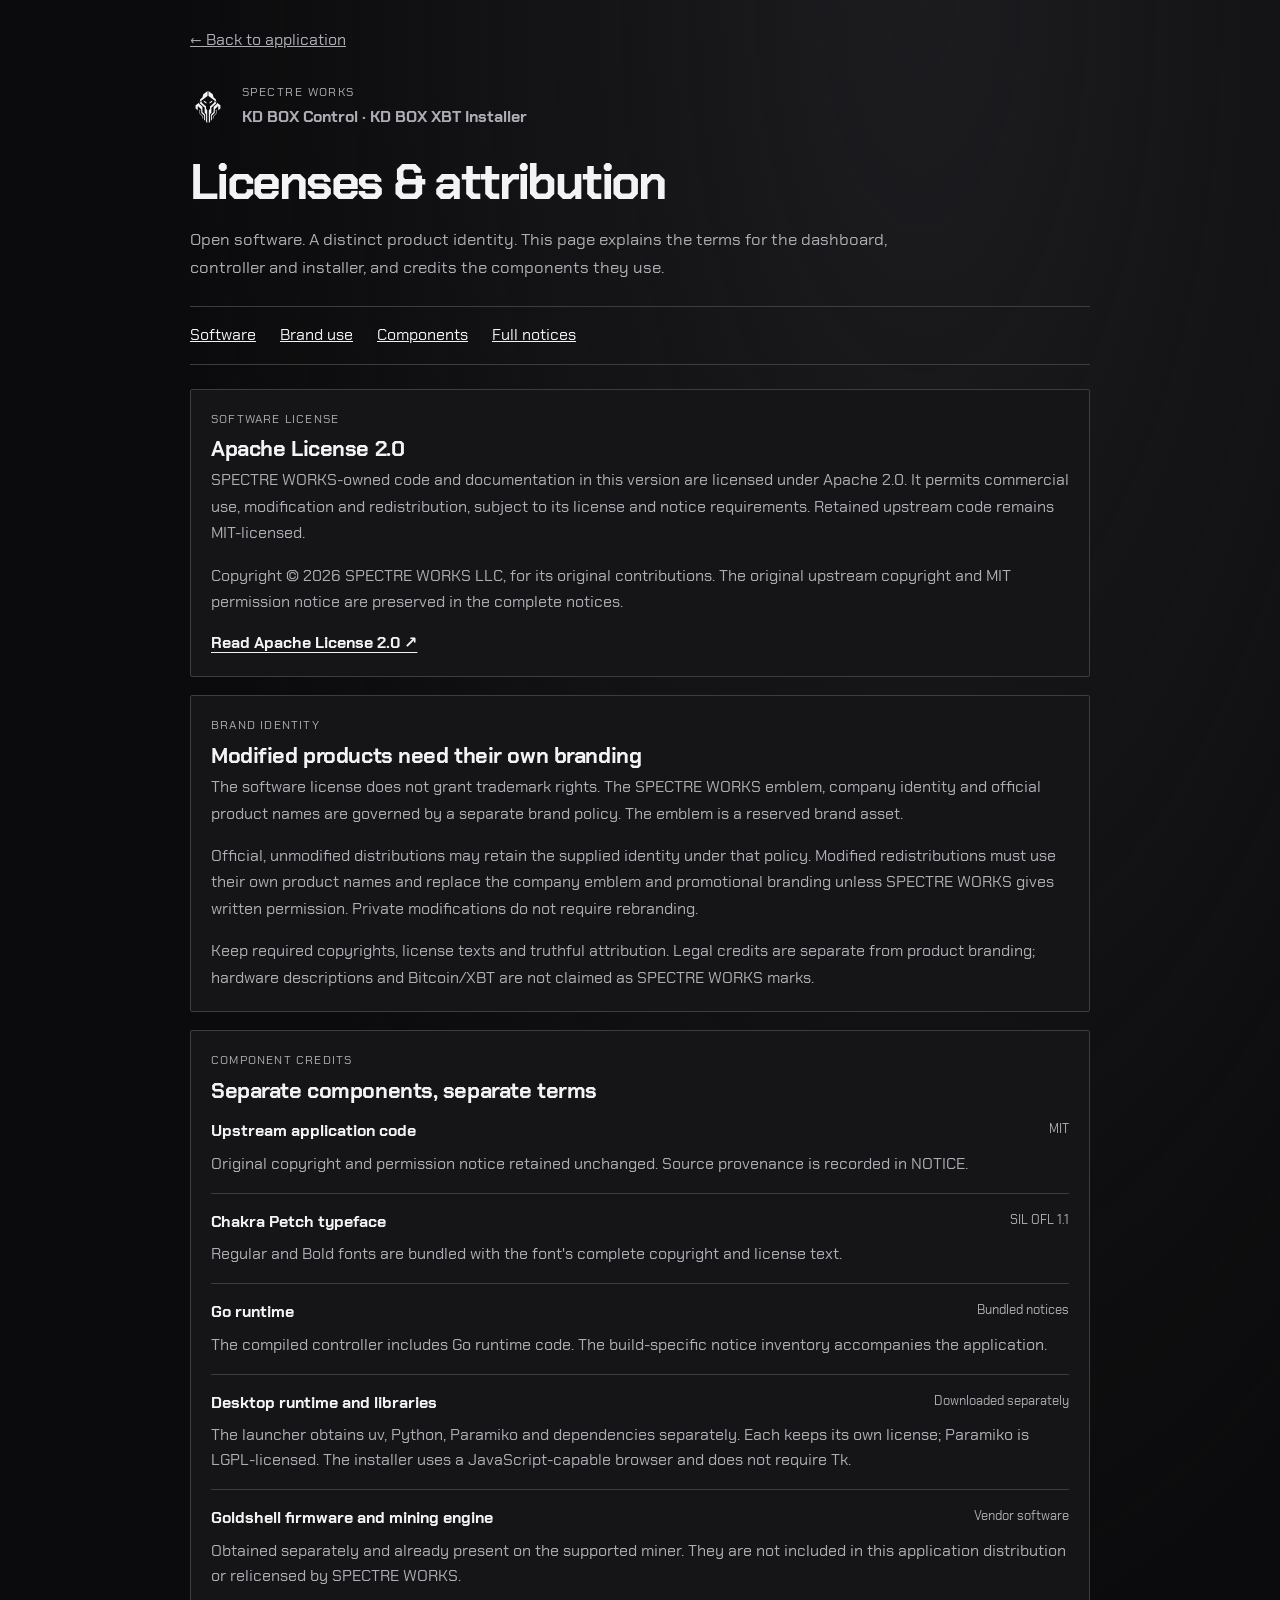
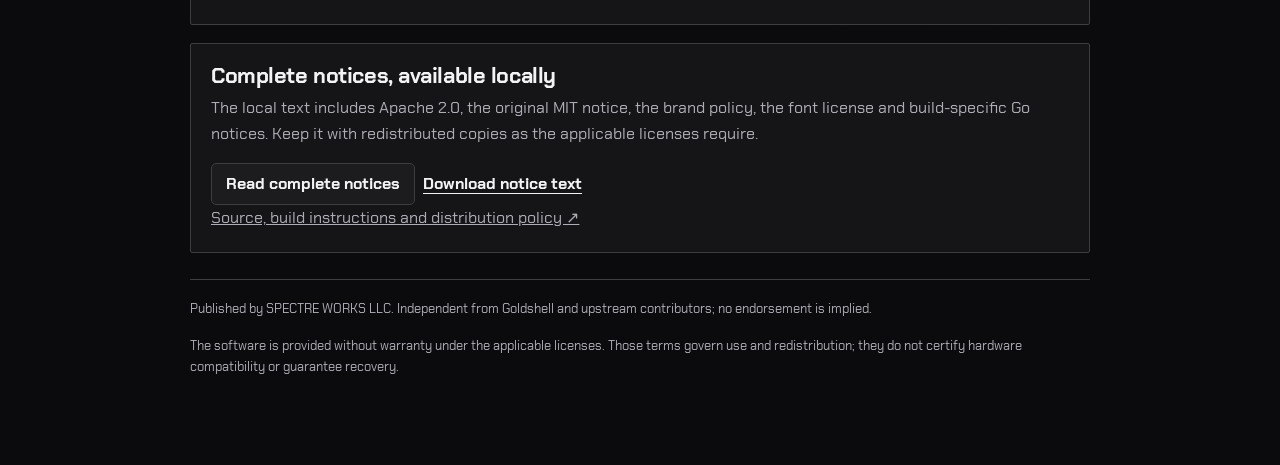
<file: controller/web/licenses.html>
<!doctype html>
<html lang="en">
<head>
  <meta charset="utf-8">
  <meta name="viewport" content="width=device-width,initial-scale=1">
  <title>Licenses &amp; attribution · KD BOX Control</title>
  <link rel="stylesheet" href="style.css">
  <link rel="icon" type="image/png" sizes="32x32" href="favicon-32.png">
  <link rel="icon" type="image/png" sizes="48x48" href="favicon-48.png">
</head>
<body>
  <main class="container license-content">
    <a class="license-back" href="./index.html">← Back to application</a>
    <header class="license-header">
      <img src="spectre-logo.png" width="42" height="56" alt="" aria-hidden="true">
      <div><span class="eyebrow">SPECTRE WORKS</span><p class="license-product">KD BOX Control · KD BOX XBT Installer</p></div>
    </header>
    <h1>Licenses &amp; attribution</h1>
    <p class="license-intro">Open software. A distinct product identity. This page explains the terms for the dashboard, controller and installer, and credits the components they use.</p>
    <nav class="license-nav" aria-label="License sections"><a href="#software">Software</a><a href="#brand-use">Brand use</a><a href="#components">Components</a><a href="#notices">Full notices</a></nav>

    <section class="card" id="software">
      <p class="eyebrow">Software license</p><h2>Apache License 2.0</h2>
      <p>SPECTRE WORKS-owned code and documentation in this version are licensed under Apache 2.0. It permits commercial use, modification and redistribution, subject to its license and notice requirements. Retained upstream code remains MIT-licensed.</p>
      <p>Copyright © 2026 SPECTRE WORKS LLC, for its original contributions. The original upstream copyright and MIT permission notice are preserved in the complete notices.</p>
      <a class="text-link" href="https://www.apache.org/licenses/LICENSE-2.0.html" target="_blank" rel="noopener noreferrer">Read Apache License 2.0 ↗</a>
    </section>

    <section class="card" id="brand-use">
      <p class="eyebrow">Brand identity</p><h2>Modified products need their own branding</h2>
      <p>The software license does not grant trademark rights. The SPECTRE WORKS emblem, company identity and official product names are governed by a separate brand policy. The emblem is a reserved brand asset.</p>
      <p>Official, unmodified distributions may retain the supplied identity under that policy. Modified redistributions must use their own product names and replace the company emblem and promotional branding unless SPECTRE WORKS gives written permission. Private modifications do not require rebranding.</p>
      <p>Keep required copyrights, license texts and truthful attribution. Legal credits are separate from product branding; hardware descriptions and Bitcoin/XBT are not claimed as SPECTRE WORKS marks.</p>
    </section>

    <section class="card" id="components">
      <p class="eyebrow">Component credits</p><h2>Separate components, separate terms</h2>
      <dl class="license-components">
        <div><dt>Upstream application code <span>MIT</span></dt><dd>Original copyright and permission notice retained unchanged. Source provenance is recorded in NOTICE.</dd></div>
        <div><dt>Chakra Petch typeface <span>SIL OFL 1.1</span></dt><dd>Regular and Bold fonts are bundled with the font's complete copyright and license text.</dd></div>
        <div><dt>Go runtime <span>Bundled notices</span></dt><dd>The compiled controller includes Go runtime code. The build-specific notice inventory accompanies the application.</dd></div>
        <div><dt>Desktop runtime and libraries <span>Downloaded separately</span></dt><dd>The launcher obtains uv, Python, Paramiko and dependencies separately. Each keeps its own license; Paramiko is LGPL-licensed. The installer uses a JavaScript-capable browser and does not require Tk.</dd></div>
        <div><dt>Goldshell firmware and mining engine <span>Vendor software</span></dt><dd>Obtained separately and already present on the supported miner. They are not included in this application distribution or relicensed by SPECTRE WORKS.</dd></div>
      </dl>
    </section>

    <section class="card license-notices" id="notices">
      <h2>Complete notices, available locally</h2>
      <p>The local text includes Apache 2.0, the original MIT notice, the brand policy, the font license and build-specific Go notices. Keep it with redistributed copies as the applicable licenses require.</p>
      <div class="actions"><a class="button secondary" href="open-source.txt">Read complete notices</a><a class="text-link" href="open-source.txt" download="kdbox-xbt-notices.txt">Download notice text</a></div>
      <p><a href="https://github.com/Spectre-Works/kdbox-xbt" target="_blank" rel="noopener noreferrer">Source, build instructions and distribution policy ↗</a></p>
    </section>

    <footer class="license-footer"><p>Published by SPECTRE WORKS LLC. Independent from Goldshell and upstream contributors; no endorsement is implied.</p><p>The software is provided without warranty under the applicable licenses. Those terms govern use and redistribution; they do not certify hardware compatibility or guarantee recovery.</p></footer>
  </main>
</body>
</html>
</file>
<file: controller/web/style.css>
@font-face {
  font-family: "Chakra Petch";
  src: url("ChakraPetch-Regular.woff2") format("woff2");
  font-weight: 400;
  font-style: normal;
  font-display: swap;
}
@font-face {
  font-family: "Chakra Petch";
  src: url("ChakraPetch-Bold.woff2") format("woff2");
  font-weight: 700;
  font-style: normal;
  font-display: swap;
}

:root {
  color-scheme: dark;
  --deep: #070708;
  --bg: #0b0b0d;
  --surface: #151517;
  --raised: #1c1c1f;
  --line: #3c3c41;
  --text: #f3f3f5;
  --muted: #adadb5;
  --control: #f3f3f5;
  --control-text: #0b0b0d;
  --focus: var(--accent);
  --accent: #82a6cf;
  --positive: var(--accent);
  --positive-bg: #191f28;
  --warning: #efd19b;
  --warning-bg: #221b13;
  --danger: #f3b4ae;
  --danger-bg: #241717;
  --mono: ui-monospace, "SFMono-Regular", Consolas, monospace;
}
:root[data-theme="light"] {
  color-scheme: light;
  --deep: #fafafa;
  --bg: #f0f0f2;
  --surface: #fff;
  --raised: #f5f5f7;
  --line: #ccccd2;
  --text: #1a1a1e;
  --muted: #575762;
  --control: #202027;
  --control-text: #fff;
  --focus: var(--accent);
  --accent: #436991;
  --positive: var(--accent);
  --positive-bg: #edf1f7;
  --warning: #735017;
  --warning-bg: #fbf4e5;
  --danger: #862f28;
  --danger-bg: #fcf0ee;
}

* { box-sizing: border-box; }
[hidden] { display: none !important; }
html { background: var(--bg); }
body {
  margin: 0;
  min-height: 100vh;
  color: var(--text);
  background: radial-gradient(ellipse at 72% 0%, var(--raised), transparent 46rem), var(--bg);
  font: 400 1rem/1.55 "Chakra Petch", system-ui, sans-serif;
}
a { color: inherit; }
p { margin: 0 0 1rem; color: var(--muted); }
h1, h2, h3 { margin: 0; font-weight: 700; line-height: 1.12; }
h1 { font-size: clamp(2.15rem, 5vw, 3.5rem); letter-spacing: -.045em; }
h2 { font-size: 1.35rem; letter-spacing: -.02em; }
h3 { font-size: 1rem; }
small, .muted { color: var(--muted); }
:focus-visible { outline: 2px solid var(--focus); outline-offset: 4px; }
:target { scroll-margin-top: 1rem; }

.container { width: min(100% - 48px, 1120px); margin-inline: auto; }
.skip-link {
  position: fixed;
  top: 10px;
  left: 10px;
  z-index: 5;
  padding: 8px 14px;
  background: var(--control);
  color: var(--control-text);
  transform: translateY(-150%);
}
.skip-link:focus { transform: none; }

.site-header { background: var(--deep); border-bottom: 1px solid var(--line); }
.header-inner { display: flex; align-items: center; justify-content: space-between; gap: 12px; min-height: 76px; }
.brand { display: inline-flex; align-items: center; gap: 12px; line-height: 1.2; text-decoration: none; }
.brand img { display: block; flex: none; object-fit: contain; }
[data-theme="light"] .brand img { filter: invert(1); }
.brand strong { display: block; font-size: 1.15rem; letter-spacing: -.018em; white-space: nowrap; }
.brand-publisher { display: block; margin-bottom: 4px; color: var(--muted); font-size: .72rem; font-weight: 700; letter-spacing: .045em; }
.header-actions, .actions { display: flex; flex-wrap: wrap; align-items: center; gap: 8px; }
.navigation { display: flex; align-items: stretch; gap: clamp(12px, 3vw, 28px); overflow-x: auto; }
.navigation a {
  display: block;
  padding: 10px 0 12px;
  border-bottom: 2px solid transparent;
  color: var(--muted);
  font-weight: 700;
  text-decoration: none;
  white-space: nowrap;
}
.navigation a:hover { color: var(--text); }
.navigation a[aria-current="page"] { color: var(--text); border-bottom-color: var(--text); }
.navigation a:focus-visible { outline-offset: -2px; }

.page-heading { display: flex; justify-content: space-between; align-items: center; gap: 16px; margin-block: 34px 20px; }
.page-heading p { margin: 6px 0 0; font-size: 1.03rem; }
.access-note { padding: 15px 18px; border: 1px solid var(--line); background: var(--surface); }
.access-note p { margin: 0; }
.status-group { position: relative; display: flex; flex-wrap: wrap; align-items: center; gap: 8px 18px; }
.status-trigger { text-decoration: none; cursor: help; }
.status-tooltip {
  position: absolute;
  top: calc(100% + 10px);
  right: 0;
  z-index: 3;
  width: min(320px, calc(100vw - 28px));
  padding: 12px 14px;
  border: 1px solid var(--tone, var(--line));
  border-radius: 5px;
  background: var(--raised);
  box-shadow: 0 8px 24px #0005;
  color: var(--text);
  font-size: .9rem;
  font-weight: 400;
  opacity: 0;
  visibility: hidden;
  transform: translateY(-5px);
  transition: opacity 160ms, transform 160ms, visibility 160ms;
  pointer-events: none;
}
.status-tooltip strong, .status-tooltip span { display: block; }
.status-tooltip strong { color: var(--tone, var(--text)); margin-bottom: 4px; }
.status-tooltip span { color: var(--muted); }
.status-trigger:hover .status-tooltip, .status-trigger:focus-visible .status-tooltip {
  opacity: 1; visibility: visible; transform: translateY(0);
}
.status-label {
  display: inline-flex;
  align-items: center;
  gap: 8px;
  flex: none;
  color: var(--tone, var(--muted));
  font-size: .87rem;
  font-weight: 700;
}
.status-label::before { width: 7px; height: 7px; background: currentColor; border-radius: 50%; content: ""; }
[data-tone="positive"] { --tone: var(--positive); --tone-bg: var(--positive-bg); }
[data-tone="warning"] { --tone: var(--warning); --tone-bg: var(--warning-bg); }
[data-tone="danger"] { --tone: var(--danger); --tone-bg: var(--danger-bg); }

.page { display: grid; gap: 18px; }
#controller-recovery, #factory-reset-progress { margin-bottom: 18px; }
.metrics, .overview-grid, .columns, .form-grid { display: grid; gap: 16px; }
.metrics { grid-template-columns: repeat(5, minmax(0, 1fr)); margin: 0; }
.metric, .card {
  min-width: 0;
  border: 1px solid var(--line);
  border-radius: 2px;
  background: var(--surface);
}
.metric { padding: 16px 18px; }
.metric dt, .facts dt { color: var(--muted); font-size: .88rem; font-weight: 700; }
.metric dd, .facts dd { margin: 0; overflow-wrap: anywhere; }
.metric dd:not(.metric-detail) {
  margin-block: 5px 3px;
  font-size: clamp(1.4rem, 2.4vw, 2rem);
  font-weight: 700;
  line-height: 1.2;
  letter-spacing: -.045em;
  font-variant-numeric: tabular-nums;
}
.metric dd.metric-detail { color: var(--muted); font-size: .86rem; }
.metric dd.fan-reading {
  display: flex;
  align-items: baseline;
  justify-content: space-between;
  gap: 8px;
  margin-block: 8px 0;
  font-size: .8rem;
  font-weight: 400;
  letter-spacing: 0;
}
.fan-name { color: var(--muted); font-weight: 700; }
.fan-values { display: flex; flex-direction: column; align-items: flex-end; }
.fan-values strong { color: var(--text); font-size: 1rem; }
.fan-values > span { margin-top: 2px; color: var(--muted); font-size: .75rem; }
.overview-grid { grid-template-columns: minmax(0, 1.85fr) minmax(0, 1fr); }
.columns { grid-template-columns: repeat(2, minmax(0, 1fr)); align-items: start; }
.card { padding: 20px; }
.card h2 + p, .card-heading p { margin-top: 6px; }
.card-heading { display: flex; justify-content: space-between; align-items: flex-start; gap: 12px; }
.card-heading p { margin-bottom: 0; }
.card > :last-child, .card-heading > :last-child { margin-bottom: 0; }
.card .inline-message { margin-top: 14px; }
.chart-card { display: flex; flex-direction: column; }
.chart-ranges { display: flex; flex-wrap: wrap; gap: 6px; margin-top: 14px; }
.chart-ranges .button { min-height: 32px; padding: 5px 10px; font-size: .85rem; }
.chart-ranges .button[aria-pressed="true"] { border-color: var(--accent); color: var(--accent); background: var(--positive-bg); }
.clock-card { grid-column: 1 / -1; }
#cooling-state { color: var(--tone, var(--muted)); }
#chart { display: block; width: 100%; height: auto; margin-top: 15px; overflow: visible; }
#chart text { fill: var(--muted); font-size: 13px; }
#chart line { stroke: var(--line); stroke-dasharray: 3 5; }
#chart polyline { stroke: var(--positive); stroke-width: 2; stroke-linejoin: round; stroke-linecap: round; fill: none; }
#chart circle { fill: var(--positive); }
.chart-empty { display: grid; min-height: 188px; place-items: center; padding: 18px; color: var(--muted); text-align: center; }
.chart-axis { display: flex; justify-content: space-between; padding-left: 8%; color: var(--muted); font-size: .82rem; }
.setup-card { display: flex; flex-direction: column; }
.setup-card .manage-mining { align-self: start; margin-top: auto; }
.facts { margin-block: 10px; }
.facts div { display: grid; grid-template-columns: minmax(0, 1fr) minmax(0, 1.2fr); gap: 12px; padding-block: 11px; border-bottom: 1px solid var(--line); }
.facts dd { font-weight: 700; }
.text-link { display: inline-flex; align-items: center; gap: 8px; font-weight: 700; text-underline-offset: 4px; }
.text-link:hover { color: var(--focus); }

.button {
  display: inline-flex;
  align-items: center;
  justify-content: center;
  min-height: 42px;
  padding: 7px 14px;
  border: 1px solid var(--control);
  border-radius: 5px;
  background: var(--control);
  color: var(--control-text);
  font: inherit;
  font-weight: 700;
  line-height: 1.15;
  text-align: center;
  text-decoration: none;
  cursor: pointer;
}
.button.secondary { border-color: var(--line); background: var(--raised); color: var(--text); }
.button:not(:disabled):hover { filter: brightness(.92); }
.button.secondary:not(:disabled):hover { border-color: var(--muted); filter: none; }
.button:disabled, fieldset:disabled .button { opacity: .55; cursor: not-allowed; }

form, fieldset { display: grid; gap: 12px; margin: 0; }
fieldset { min-width: 0; padding: 0; border: 0; }
fieldset > .button, form > .button { justify-self: start; }
.form-grid { grid-template-columns: repeat(2, minmax(0, 1fr)); gap: 12px; }
.form-grid.pool-fields { grid-template-columns: 1fr 1fr .8fr; }
label { display: block; min-width: 0; font-size: .95rem; font-weight: 700; }
label small { display: block; margin-top: 4px; font-size: .85rem; font-weight: 400; }
input, select, textarea {
  display: block;
  width: 100%;
  min-height: 42px;
  margin-top: 4px;
  padding: 8px 10px;
  border: 1px solid var(--line);
  border-radius: 4px;
  background: var(--deep);
  color: var(--text);
  font: inherit;
  font-weight: 400;
}
input::placeholder { color: var(--muted); opacity: 1; }
input:disabled, select:disabled, textarea:disabled { opacity: .65; cursor: not-allowed; }
input[type="checkbox"] { flex: none; width: 18px; height: 18px; min-height: 0; margin: 0; accent-color: var(--accent); }
input[type="range"] { min-height: 28px; margin-top: 3px; padding: 0; accent-color: var(--accent); }
output { margin-left: 6px; color: var(--positive); font-variant-numeric: tabular-nums; }
textarea { resize: vertical; font-family: var(--mono); font-size: .86rem; }
.check { display: flex; align-items: center; gap: 9px; min-height: 40px; }
.field-hint { margin: 0; font-size: .88rem; }
.field-hint:empty { display: none; }
.field-error { margin: 0; color: var(--danger); }
.inline-message { margin: 12px 0 0; padding: 9px 12px; border-left: 2px solid var(--tone, var(--line)); background: var(--tone-bg, var(--raised)); }
.inline-message > p { margin: 3px 0 10px; }
.inline-form { margin-top: 14px; padding: 14px; border: 1px solid var(--line); background: var(--raised); }

.pool-list { display: grid; gap: 8px; }
.pool-list:not(:empty) { margin-top: 12px; }
.pool {
  display: grid;
  grid-template-columns: minmax(0, 1fr) auto;
  align-items: center;
  gap: 8px 16px;
  padding: 12px 14px;
  border: 1px solid var(--line);
  background: var(--raised);
}
.pool .actions { justify-content: flex-end; }
.pool .status-label { justify-self: end; }
.pool-address, .pool-worker { display: block; overflow-wrap: anywhere; }
.pool-address { font: .84rem/1.5 var(--mono); }
.pool-worker { color: var(--muted); font-size: .86rem; }
.pool .button, .network-list .button { min-height: 36px; padding-inline: 10px; font-size: .86rem; }
.network-list:not(:empty) { display: flex; flex-wrap: wrap; gap: 7px; margin-bottom: 6px; }
.network-list .wifi-connected { border-color: var(--positive); color: var(--positive); }
.recovery-card { border-left: 3px solid var(--danger); }
.report-toolbar { display: flex; flex-wrap: wrap; align-items: end; gap: 8px; margin-top: 12px; }
.report-toolbar label { flex: 1 1 240px; max-width: 380px; }
.chip-grid { display: grid; grid-template-columns: repeat(auto-fit, minmax(115px, 1fr)); gap: 8px; margin-top: 10px; }
.chip { padding: 10px; border: 1px solid var(--line); background: var(--raised); }
.chip strong, .chip span { display: block; }
.chip span { color: var(--muted); font-size: .85rem; }
details { margin-top: 15px; border-top: 1px solid var(--line); }
summary { padding-block: 10px; color: var(--text); font-weight: 700; cursor: pointer; }
details > p { margin-bottom: 9px; }
pre {
  max-height: 420px;
  overflow: auto;
  padding: 14px;
  border: 1px solid var(--line);
  background: var(--deep);
  font: .82rem/1.55 var(--mono);
  white-space: pre-wrap;
  overflow-wrap: anywhere;
}
footer { display: flex; flex-wrap: wrap; justify-content: space-between; gap: 10px 20px; margin-top: 28px; padding-block: 17px 24px; border-top: 1px solid var(--line); color: var(--muted); font-size: .86rem; }
footer div { display: flex; flex-wrap: wrap; gap: 8px 18px; }
footer a { text-underline-offset: 3px; }

dialog {
  width: min(100% - 36px, 420px);
  padding: 22px;
  border: 1px solid var(--line);
  border-radius: 8px;
  background: var(--surface);
  color: var(--text);
}
dialog::backdrop { background: #030506b8; }
dialog p { margin: 0; }
.feedback {
  position: fixed;
  bottom: 14px;
  right: 14px;
  z-index: 4;
  display: flex;
  align-items: center;
  gap: 12px;
  width: min(100% - 28px, 440px);
  padding: 10px 12px;
  border: 1px solid var(--tone, var(--line));
  border-radius: 5px;
  background: var(--tone-bg, var(--raised));
  box-shadow: 0 8px 30px #0005;
  animation: toast-in 240ms ease-out both;
}
.feedback[data-leaving="true"] { animation: toast-out 240ms ease-in both; }
@keyframes toast-in { from { opacity: 0; transform: translateY(calc(100% + 20px)); } to { opacity: 1; transform: translateY(0); } }
@keyframes toast-out { from { opacity: 1; transform: translateY(0); } to { opacity: 0; transform: translateY(calc(100% + 20px)); } }
@media (prefers-reduced-motion: reduce) {
  .feedback, .feedback[data-leaving="true"] { animation-duration: 1ms; }
  .status-tooltip { transition: none; }
}
.feedback p { flex: 1; margin: 0; color: var(--text); }
.feedback .button { min-width: 34px; min-height: 34px; padding: 5px; }
.sr-only { position: absolute; width: 1px; height: 1px; padding: 0; overflow: hidden; clip-path: inset(50%); white-space: nowrap; }

@media (max-width: 820px) {
  .metrics { grid-template-columns: repeat(2, minmax(0, 1fr)); }
  .overview-grid { grid-template-columns: minmax(0, 1fr); }
}
@media (max-width: 620px) {
  .container { width: calc(100% - 28px); }
  .header-inner { min-height: 66px; }
  .brand { gap: 8px; }
  .brand img { width: 34px; height: 34px; }
  .brand strong { font-size: 1rem; }
  .brand-publisher { font-size: .65rem; }
  .header-actions { justify-content: flex-end; }
  .header-actions .button { min-height: 36px; padding-inline: 8px; font-size: .83rem; }
  .page-heading { margin-block: 23px 16px; align-items: start; }
  .page-heading { flex-wrap: wrap; }
  .status-group { width: 100%; }

  .card, .metric { padding: 14px; }
  .columns, .form-grid.pool-fields { grid-template-columns: minmax(0, 1fr); }
  .pool { grid-template-columns: minmax(0, 1fr); }
  .pool .status-label, .pool .actions { justify-self: start; }
}
@media (max-width: 420px) {
  .header-inner { flex-wrap: wrap; padding-block: 9px; }
  .header-actions { gap: 5px; margin-left: auto; }
  .page-heading { display: grid; gap: 5px; }
  .navigation { gap: 14px; font-size: .9rem; }
  .navigation a { padding-top: 6px; }
  .form-grid { grid-template-columns: minmax(0, 1fr); }
}

/* Local legal overview shared by the dashboard and installer. */
.license-content { max-width: 900px; padding-block: 28px 48px; }
.license-back { display: inline-block; margin-bottom: 30px; color: var(--muted); }
.license-header { display: flex; align-items: center; gap: 16px; margin-bottom: 24px; }
.license-header img { width: 36px; height: auto; }
.license-header .eyebrow { display: block; font-size: .75rem; letter-spacing: .12em; color: var(--muted); }
.license-product { margin: 3px 0 0; font-weight: 700; }
.license-content h1 { font-size: clamp(2rem, 5vw, 3.1rem); margin-block: 10px 16px; }
.license-intro { max-width: 66ch; color: var(--muted); font-size: 1.05rem; }
.license-nav { display: flex; flex-wrap: wrap; gap: 12px 24px; margin: 24px 0; padding: 16px 0; border-block: 1px solid var(--line); }
.license-content .card { margin-bottom: 18px; scroll-margin-top: 20px; }
.license-content .card > .eyebrow { margin: 0 0 8px; color: var(--muted); font-size: .75rem; text-transform: uppercase; letter-spacing: .1em; }
.license-content .card h2 { margin-top: 0; }
.license-content p { line-height: 1.65; }
.license-components { margin: 0; }
.license-components > div { padding: 16px 0; border-top: 1px solid var(--line); }
.license-components > div:first-child { border-top: 0; }
.license-components dt { display: flex; flex-wrap: wrap; justify-content: space-between; gap: 8px 20px; font-weight: 700; }
.license-components dt span { color: var(--muted); font-size: .8rem; font-weight: 400; }
.license-components dd { margin: 8px 0 0; color: var(--muted); }
.license-footer { display: block; margin-top: 26px; color: var(--muted); font-size: .8rem; border-top: 1px solid var(--line); padding-top: 18px; }
</file>
